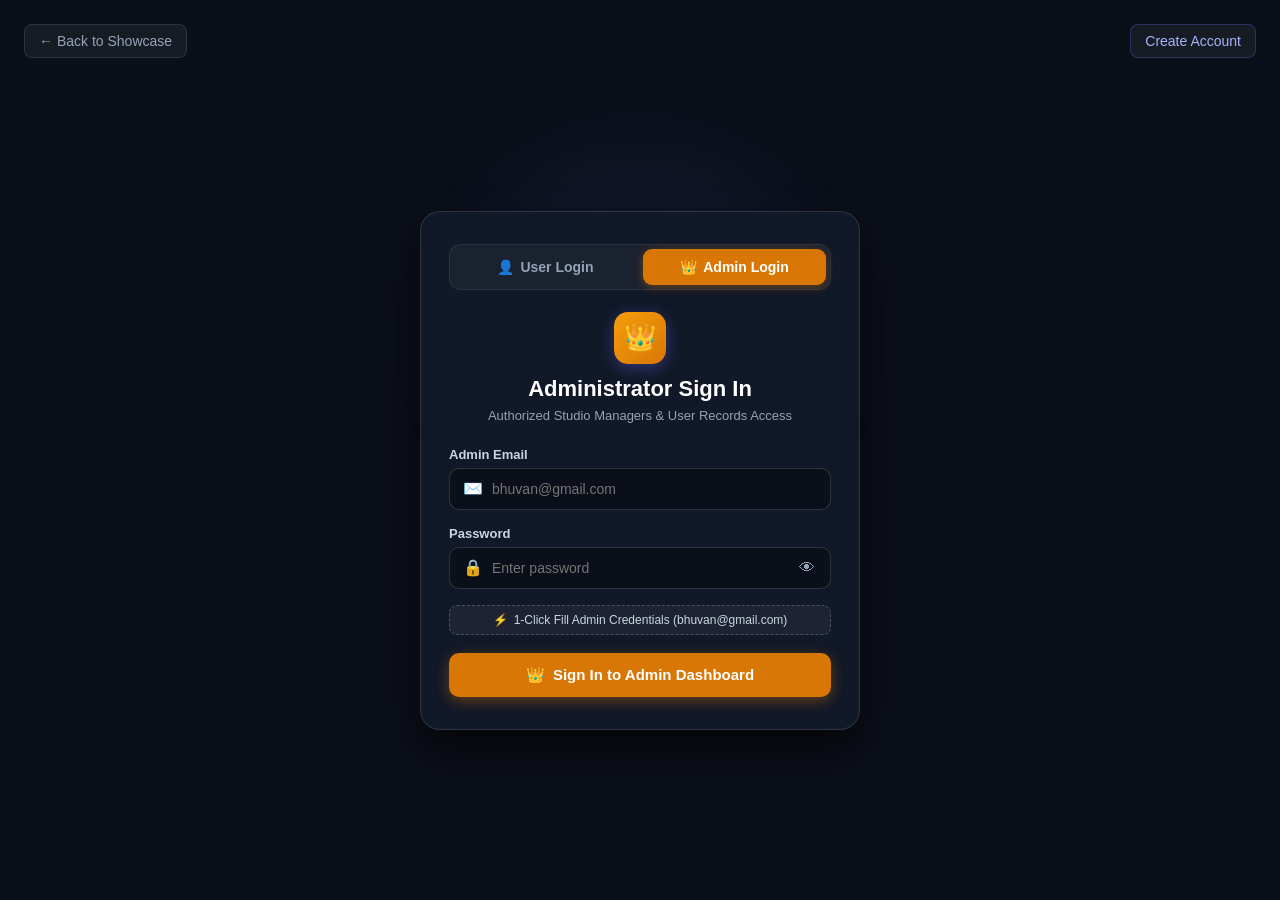
<file: admin.html>
<!DOCTYPE html>
<html lang="en">
<head>
  <meta charset="UTF-8">
  <meta name="viewport" content="width=device-width, initial-scale=1.0">
  <title>Admin Dashboard | AI Interior Studio</title>
  <style>
    * {
      box-sizing: border-box;
      margin: 0;
      padding: 0;
      font-family: -apple-system, BlinkMacSystemFont, 'Segoe UI', Roboto, Helvetica, Arial, sans-serif;
    }

    body {
      background: #0b0f19;
      color: #e2e8f0;
      min-height: 100vh;
      padding: 24px 20px 60px;
    }

    .container {
      max-width: 1200px;
      margin: 0 auto;
    }

    /* Top Navbar */
    .admin-navbar {
      display: flex;
      justify-content: space-between;
      align-items: center;
      padding: 16px 20px;
      background: #111827;
      border: 1px solid rgba(255, 255, 255, 0.1);
      border-radius: 14px;
      margin-bottom: 24px;
    }

    .admin-brand {
      display: flex;
      align-items: center;
      gap: 12px;
    }

    .brand-badge {
      width: 42px;
      height: 42px;
      border-radius: 10px;
      background: linear-gradient(135deg, #f59e0b, #d97706);
      display: flex;
      align-items: center;
      justify-content: center;
      font-size: 22px;
      box-shadow: 0 4px 12px rgba(245, 158, 11, 0.35);
    }

    .brand-title {
      font-size: 18px;
      font-weight: 700;
      color: #fff;
    }

    .brand-sub {
      font-size: 12px;
      color: #94a3b8;
    }

    .nav-actions {
      display: flex;
      gap: 10px;
    }

    .btn {
      padding: 8px 16px;
      border-radius: 8px;
      font-size: 13px;
      font-weight: 600;
      text-decoration: none;
      display: inline-flex;
      align-items: center;
      gap: 6px;
      cursor: pointer;
      border: 1px solid transparent;
      transition: all 0.2s;
    }

    .btn-secondary {
      background: rgba(255, 255, 255, 0.05);
      border-color: rgba(255, 255, 255, 0.12);
      color: #cbd5e1;
    }
    .btn-secondary:hover {
      background: rgba(255, 255, 255, 0.1);
      color: #fff;
    }

    .btn-primary {
      background: #6366f1;
      color: #fff;
      box-shadow: 0 2px 10px rgba(99, 102, 241, 0.3);
    }
    .btn-primary:hover {
      background: #4f46e5;
    }

    .btn-danger {
      background: rgba(239, 68, 68, 0.1);
      border-color: rgba(239, 68, 68, 0.3);
      color: #fca5a5;
    }
    .btn-danger:hover {
      background: rgba(239, 68, 68, 0.2);
      color: #fff;
    }

    /* Stats Grid */
    .stats-grid {
      display: grid;
      grid-template-columns: repeat(auto-fit, minmax(240px, 1fr));
      gap: 16px;
      margin-bottom: 24px;
    }

    .stat-card {
      background: #111827;
      border: 1px solid rgba(255, 255, 255, 0.08);
      border-radius: 14px;
      padding: 20px;
    }

    .stat-header {
      display: flex;
      justify-content: space-between;
      color: #94a3b8;
      font-size: 12px;
      text-transform: uppercase;
      font-weight: 600;
      letter-spacing: 0.5px;
      margin-bottom: 8px;
    }

    .stat-value {
      font-size: 28px;
      font-weight: 700;
      color: #fff;
      margin-bottom: 4px;
    }

    .stat-sub {
      font-size: 12px;
      color: #64748b;
    }

    /* Controls Bar */
    .controls-bar {
      display: flex;
      justify-content: space-between;
      align-items: center;
      flex-wrap: wrap;
      gap: 12px;
      background: #111827;
      padding: 14px 18px;
      border-radius: 12px;
      border: 1px solid rgba(255, 255, 255, 0.08);
      margin-bottom: 18px;
    }

    .search-input {
      background: #0b0f19;
      border: 1px solid rgba(255, 255, 255, 0.15);
      border-radius: 8px;
      padding: 8px 14px;
      color: #fff;
      font-size: 13px;
      outline: none;
      width: 280px;
    }
    .search-input:focus {
      border-color: #6366f1;
    }

    .filter-group {
      display: flex;
      gap: 6px;
    }

    .filter-btn {
      background: transparent;
      border: 1px solid rgba(255, 255, 255, 0.1);
      color: #94a3b8;
      padding: 6px 12px;
      border-radius: 6px;
      font-size: 12px;
      cursor: pointer;
      font-weight: 600;
    }
    .filter-btn.active {
      background: rgba(99, 102, 241, 0.2);
      border-color: #6366f1;
      color: #fff;
    }

    /* Table Card */
    .table-card {
      background: #111827;
      border: 1px solid rgba(255, 255, 255, 0.08);
      border-radius: 14px;
      overflow: hidden;
    }

    .table-wrap {
      width: 100%;
      overflow-x: auto;
    }

    table {
      width: 100%;
      border-collapse: collapse;
      text-align: left;
      font-size: 13px;
    }

    th {
      background: rgba(255, 255, 255, 0.03);
      padding: 14px 16px;
      font-weight: 600;
      color: #94a3b8;
      text-transform: uppercase;
      font-size: 11px;
      letter-spacing: 0.5px;
      border-bottom: 1px solid rgba(255, 255, 255, 0.08);
    }

    td {
      padding: 14px 16px;
      border-bottom: 1px solid rgba(255, 255, 255, 0.04);
      color: #cbd5e1;
    }

    tr:hover td {
      background: rgba(255, 255, 255, 0.02);
    }

    .user-pill {
      display: flex;
      align-items: center;
      gap: 10px;
    }

    .avatar {
      width: 34px;
      height: 34px;
      border-radius: 8px;
      background: linear-gradient(135deg, #6366f1, #8b5cf6);
      display: flex;
      align-items: center;
      justify-content: center;
      font-weight: 700;
      color: #fff;
    }
    .avatar.admin-avatar {
      background: linear-gradient(135deg, #f59e0b, #d97706);
    }

    .badge-role {
      display: inline-block;
      padding: 3px 8px;
      border-radius: 6px;
      font-size: 11px;
      font-weight: 600;
    }
    .badge-admin {
      background: rgba(245, 158, 11, 0.15);
      border: 1px solid rgba(245, 158, 11, 0.35);
      color: #fbbf24;
    }
    .badge-user {
      background: rgba(99, 102, 241, 0.15);
      border: 1px solid rgba(99, 102, 241, 0.35);
      color: #a5b4fc;
    }

    .date-text {
      color: #38bdf8;
      font-weight: 600;
    }

    /* Modal for Add User */
    .modal-overlay {
      position: fixed;
      inset: 0;
      background: rgba(0, 0, 0, 0.7);
      backdrop-filter: blur(4px);
      z-index: 100;
      display: none;
      align-items: center;
      justify-content: center;
      padding: 20px;
    }
    .modal-overlay.open {
      display: flex;
    }
    .modal-box {
      background: #111827;
      border: 1px solid rgba(255, 255, 255, 0.12);
      border-radius: 16px;
      width: 100%;
      max-width: 440px;
      padding: 24px;
    }
    .modal-title {
      font-size: 18px;
      font-weight: 700;
      color: #fff;
      margin-bottom: 6px;
    }
    .modal-sub {
      font-size: 12px;
      color: #94a3b8;
      margin-bottom: 18px;
    }
  </style>
</head>
<body>

  <!-- Security Check -->
  <script>
    (function() {
      try {
        var raw = localStorage.getItem('ai_interior_user');
        if (!raw) {
          window.location.replace('login.html?role=admin&redirect=admin.html');
          return;
        }
        var user = JSON.parse(raw);
        if (!user || user.role !== 'admin' || user.email.toLowerCase() !== 'bhuvan@gmail.com') {
          window.location.replace('login.html?role=admin&redirect=admin.html');
        }
      } catch (e) {
        window.location.replace('login.html?role=admin&redirect=admin.html');
      }
    })();
  </script>

  <div class="container">

    <!-- Top Navbar -->
    <header class="admin-navbar">
      <div class="admin-brand">
        <div class="brand-badge">👑</div>
        <div>
          <div class="brand-title">Admin Dashboard</div>
          <div class="brand-sub">AI Interior Studio & User Registrations</div>
        </div>
      </div>

      <div class="nav-actions">
        <a href="index.html" class="btn btn-secondary">
          <span>🌐</span> Home
        </a>
        <a href="studio.html" class="btn btn-primary">
          <span>🚀</span> Open 3D Studio
        </a>
        <button id="btn-signout" class="btn btn-danger">
          <span>🚪</span> Sign Out
        </button>
      </div>
    </header>

    <!-- Stats Row -->
    <section class="stats-grid">
      <div class="stat-card">
        <div class="stat-header">
          <span>Total Registered Users</span>
          <span>👥</span>
        </div>
        <div class="stat-value" id="stat-total">0</div>
        <div class="stat-sub">Accounts stored in local database</div>
      </div>

      <div class="stat-card">
        <div class="stat-header">
          <span>Administrator</span>
          <span>🛡️</span>
        </div>
        <div class="stat-value" style="font-size: 20px; color: #fbbf24;">bhuvan@gmail.com</div>
        <div class="stat-sub">Active master administrator</div>
      </div>

      <div class="stat-card">
        <div class="stat-header">
          <span>Latest User Registration</span>
          <span>🕒</span>
        </div>
        <div class="stat-value" id="stat-latest-time" style="font-size: 18px; color: #38bdf8;">--</div>
        <div class="stat-sub" id="stat-latest-name">Awaiting records</div>
      </div>
    </section>

    <!-- Controls Bar -->
    <div class="controls-bar">
      <input 
        type="text" 
        id="search-input" 
        class="search-input" 
        placeholder="🔍 Search users by name or email..."
      >

      <div class="filter-group">
        <button class="filter-btn active" data-filter="all">All</button>
        <button class="filter-btn" data-filter="user">Users</button>
        <button class="filter-btn" data-filter="admin">Admins</button>
      </div>

      <div style="display: flex; gap: 8px;">
        <button id="btn-export-csv" class="btn btn-secondary">
          <span>📥</span> Export CSV
        </button>
        <button id="btn-open-modal" class="btn btn-primary" style="background: #10b981;">
          <span>➕</span> Add User
        </button>
      </div>
    </div>

    <!-- Users Table -->
    <div class="table-card">
      <div class="table-wrap">
        <table>
          <thead>
            <tr>
              <th>User</th>
              <th>Role</th>
              <th>Registration Date & Time</th>
              <th>Last Sign In</th>
              <th>Logins</th>
              <th>Status</th>
              <th style="text-align: right;">Action</th>
            </tr>
          </thead>
          <tbody id="table-body">
            <!-- Rendered by JS -->
          </tbody>
        </table>
      </div>
      <div id="empty-state" style="display: none; padding: 40px; text-align: center; color: #64748b;">
        No users match your query.
      </div>
    </div>

  </div>

  <!-- Add User Modal -->
  <div class="modal-overlay" id="add-modal">
    <div class="modal-box">
      <div class="modal-title">Add New User</div>
      <div class="modal-sub">Create user account with registration date tracking.</div>

      <form id="add-user-form">
        <div style="margin-bottom: 14px;">
          <label style="display: block; font-size: 12px; color: #cbd5e1; margin-bottom: 4px;">Name</label>
          <input type="text" id="modal-name" required style="width: 100%; padding: 10px; background: #0b0f19; border: 1px solid rgba(255,255,255,0.15); border-radius: 8px; color: #fff;">
        </div>
        <div style="margin-bottom: 14px;">
          <label style="display: block; font-size: 12px; color: #cbd5e1; margin-bottom: 4px;">Email</label>
          <input type="email" id="modal-email" required style="width: 100%; padding: 10px; background: #0b0f19; border: 1px solid rgba(255,255,255,0.15); border-radius: 8px; color: #fff;">
        </div>
        <div style="margin-bottom: 18px;">
          <label style="display: block; font-size: 12px; color: #cbd5e1; margin-bottom: 4px;">Password</label>
          <input type="password" id="modal-password" required value="password123" style="width: 100%; padding: 10px; background: #0b0f19; border: 1px solid rgba(255,255,255,0.15); border-radius: 8px; color: #fff;">
        </div>
        <div style="display: flex; gap: 8px; justify-content: flex-end;">
          <button type="button" id="btn-close-modal" class="btn btn-secondary">Cancel</button>
          <button type="submit" class="btn btn-primary">Save User</button>
        </div>
      </form>
    </div>
  </div>

  <!-- UserDB Service -->
  <script src="js/user-db.js"></script>

  <script>
    var currentFilter = 'all';
    var searchQuery = '';

    function renderTable() {
      var users = UserDB.getUsers();

      // Stats
      document.getElementById('stat-total').textContent = users.length;
      if (users.length > 0) {
        var latest = users[0];
        document.getElementById('stat-latest-time').textContent = UserDB.formatDate(latest.registeredAt);
        document.getElementById('stat-latest-name').textContent = latest.name + ' (' + latest.email + ')';
      }

      // Filter
      var filtered = users.filter(function(u) {
        var matchesFilter = (currentFilter === 'all') || (u.role === currentFilter);
        var matchesSearch = !searchQuery || 
          (u.name && u.name.toLowerCase().indexOf(searchQuery) !== -1) || 
          (u.email && u.email.toLowerCase().indexOf(searchQuery) !== -1);
        return matchesFilter && matchesSearch;
      });

      var tbody = document.getElementById('table-body');
      var empty = document.getElementById('empty-state');

      if (filtered.length === 0) {
        tbody.innerHTML = '';
        empty.style.display = 'block';
        return;
      }

      empty.style.display = 'none';
      tbody.innerHTML = filtered.map(function(u) {
        var isAdmin = u.role === 'admin' || (u.email && u.email.toLowerCase() === 'bhuvan@gmail.com');
        var regDate = UserDB.formatDate(u.registeredAt);
        var lastLogin = UserDB.formatDate(u.lastLoginAt);

        return '<tr>' +
          '<td>' +
            '<div class="user-pill">' +
              '<div class="avatar ' + (isAdmin ? 'admin-avatar' : '') + '">' + (u.name ? u.name.charAt(0).toUpperCase() : 'U') + '</div>' +
              '<div>' +
                '<div style="font-weight: 600; color: #fff;">' + escapeHtml(u.name) + '</div>' +
                '<div style="font-size: 11px; color: #64748b;">' + escapeHtml(u.email) + '</div>' +
              '</div>' +
            '</div>' +
          '</td>' +
          '<td>' +
            '<span class="badge-role ' + (isAdmin ? 'badge-admin' : 'badge-user') + '">' +
              (isAdmin ? '👑 Admin' : '👤 User') +
            '</span>' +
          '</td>' +
          '<td><span class="date-text">📅 ' + regDate + '</span></td>' +
          '<td>🕒 ' + lastLogin + '</td>' +
          '<td><span style="font-weight: 600;">' + (u.loginCount || 1) + '</span></td>' +
          '<td><span style="color: #34d399; font-weight: 600;">● Active</span></td>' +
          '<td style="text-align: right;">' +
            (isAdmin ? '<span style="font-size: 11px; color: #64748b;">Protected</span>' : 
              '<button class="btn btn-danger" style="padding: 4px 10px; font-size: 11px;" onclick="handleDelete(\'' + u.id + '\', \'' + escapeHtml(u.name) + '\')">Delete</button>') +
          '</td>' +
        '</tr>';
      }).join('');
    }

    function escapeHtml(str) {
      if (!str) return '';
      return String(str).replace(/&/g, '&amp;').replace(/</g, '&lt;').replace(/>/g, '&gt;').replace(/"/g, '&quot;');
    }

    window.handleDelete = function(id, name) {
      if (confirm('Are you sure you want to delete user "' + name + '"?')) {
        UserDB.deleteUser(id);
        renderTable();
      }
    };

    // Filter Buttons
    document.querySelectorAll('.filter-btn').forEach(function(btn) {
      btn.addEventListener('click', function() {
        document.querySelectorAll('.filter-btn').forEach(function(b) { b.classList.remove('active'); });
        this.classList.add('active');
        currentFilter = this.dataset.filter;
        renderTable();
      });
    });

    // Search
    document.getElementById('search-input').addEventListener('input', function(e) {
      searchQuery = e.target.value.toLowerCase().trim();
      renderTable();
    });

    // Export CSV
    document.getElementById('btn-export-csv').addEventListener('click', function() {
      var users = UserDB.getUsers();
      var rows = users.map(function(u) {
        return '"' + u.name + '","' + u.email + '","' + u.role + '","' + UserDB.formatDate(u.registeredAt) + '","' + UserDB.formatDate(u.lastLoginAt) + '",' + (u.loginCount || 1);
      });
      var csv = 'Name,Email,Role,RegisteredAt,LastLoginAt,LoginCount\n' + rows.join('\n');
      var blob = new Blob([csv], { type: 'text/csv' });
      var a = document.createElement('a');
      a.href = URL.createObjectURL(blob);
      a.download = 'interior_users_' + new Date().toISOString().slice(0, 10) + '.csv';
      a.click();
    });

    // Add User Modal
    var modal = document.getElementById('add-modal');
    document.getElementById('btn-open-modal').addEventListener('click', function() { modal.classList.add('open'); });
    document.getElementById('btn-close-modal').addEventListener('click', function() { modal.classList.remove('open'); });

    document.getElementById('add-user-form').addEventListener('submit', function(e) {
      e.preventDefault();
      var name = document.getElementById('modal-name').value.trim();
      var email = document.getElementById('modal-email').value.trim();
      var password = document.getElementById('modal-password').value.trim();

      var res = UserDB.register(name, email, password, 'user');
      if (res.success) {
        modal.classList.remove('open');
        this.reset();
        renderTable();
      } else {
        alert(res.error || 'Failed to add user');
      }
    });

    // Sign Out
    document.getElementById('btn-signout').addEventListener('click', function() {
      UserDB.signOut();
      window.location.href = 'login.html';
    });

    // Initial render
    window.addEventListener('DOMContentLoaded', renderTable);
  </script>

</body>
</html>
</file>
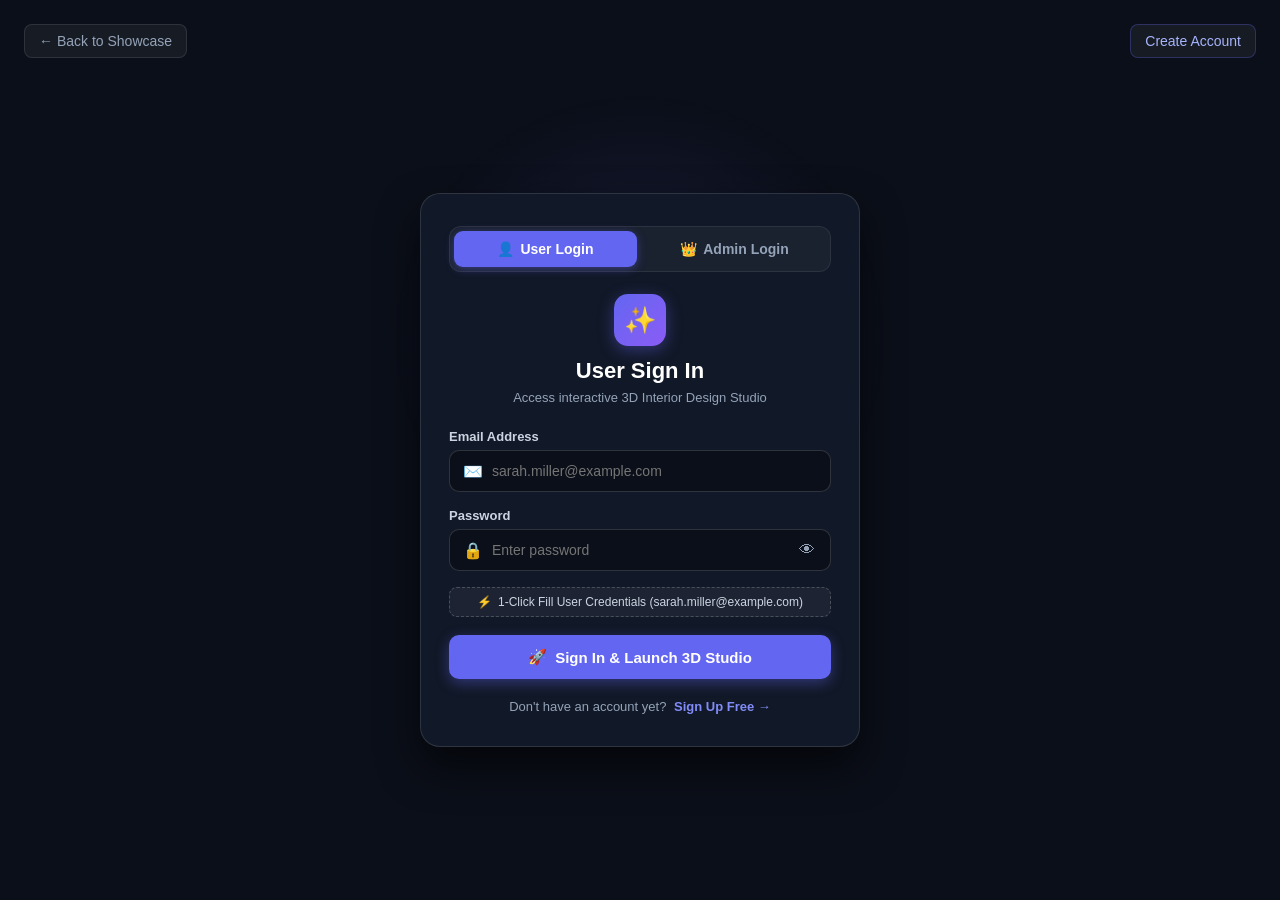
<file: login.html>
<!DOCTYPE html>
<html lang="en">
<head>
  <meta charset="UTF-8">
  <meta name="viewport" content="width=device-width, initial-scale=1.0">
  <title>Login | AI Interior Studio</title>
  <style>
    * {
      box-sizing: border-box;
      margin: 0;
      padding: 0;
      font-family: -apple-system, BlinkMacSystemFont, 'Segoe UI', Roboto, Helvetica, Arial, sans-serif;
    }

    body {
      background: #0b0f19;
      color: #e2e8f0;
      min-height: 100vh;
      display: flex;
      flex-direction: column;
      align-items: center;
      justify-content: center;
      padding: 20px;
    }

    /* Ambient background gradient glow */
    .bg-glow {
      position: fixed;
      width: 500px;
      height: 500px;
      border-radius: 50%;
      background: radial-gradient(circle, rgba(99, 102, 241, 0.15) 0%, transparent 70%);
      top: 10%;
      left: 50%;
      transform: translateX(-50%);
      pointer-events: none;
      z-index: 0;
    }

    /* Navigation Back */
    .top-nav {
      position: absolute;
      top: 24px;
      left: 24px;
      right: 24px;
      display: flex;
      justify-content: space-between;
      align-items: center;
      z-index: 10;
    }

    .nav-link {
      color: #94a3b8;
      text-decoration: none;
      font-size: 14px;
      padding: 8px 14px;
      border-radius: 8px;
      background: rgba(255, 255, 255, 0.05);
      border: 1px solid rgba(255, 255, 255, 0.1);
      transition: all 0.2s;
    }

    .nav-link:hover {
      color: #fff;
      background: rgba(255, 255, 255, 0.1);
    }

    /* Login Box Card */
    .login-card {
      position: relative;
      z-index: 1;
      width: 100%;
      max-width: 440px;
      background: #111827;
      border: 1px solid rgba(255, 255, 255, 0.12);
      border-radius: 20px;
      padding: 32px 28px;
      box-shadow: 0 20px 40px rgba(0, 0, 0, 0.6);
      margin-top: 40px;
    }

    /* Brand Header */
    .brand-header {
      text-align: center;
      margin-bottom: 24px;
    }

    .brand-icon {
      width: 52px;
      height: 52px;
      border-radius: 14px;
      background: linear-gradient(135deg, #6366f1, #8b5cf6);
      display: inline-flex;
      align-items: center;
      justify-content: center;
      font-size: 26px;
      margin-bottom: 12px;
      box-shadow: 0 4px 16px rgba(99, 102, 241, 0.4);
    }

    .brand-title {
      font-size: 22px;
      font-weight: 700;
      color: #fff;
      margin-bottom: 6px;
    }

    .brand-subtitle {
      font-size: 13px;
      color: #94a3b8;
    }

    /* Role Tabs: User vs Admin */
    .role-tabs {
      display: grid;
      grid-template-columns: 1fr 1fr;
      gap: 6px;
      background: rgba(255, 255, 255, 0.04);
      padding: 4px;
      border-radius: 12px;
      border: 1px solid rgba(255, 255, 255, 0.08);
      margin-bottom: 22px;
    }

    .tab-btn {
      padding: 10px 14px;
      border: none;
      background: transparent;
      color: #94a3b8;
      font-size: 14px;
      font-weight: 600;
      border-radius: 9px;
      cursor: pointer;
      display: flex;
      align-items: center;
      justify-content: center;
      gap: 6px;
      transition: all 0.2s;
    }

    .tab-btn.active.user-active {
      background: #6366f1;
      color: #fff;
      box-shadow: 0 2px 10px rgba(99, 102, 241, 0.4);
    }

    .tab-btn.active.admin-active {
      background: #d97706;
      color: #fff;
      box-shadow: 0 2px 10px rgba(217, 119, 6, 0.4);
    }

    /* Status Message Box */
    .status-msg {
      padding: 11px 14px;
      border-radius: 10px;
      font-size: 13px;
      font-weight: 500;
      text-align: center;
      margin-bottom: 18px;
      display: none;
      line-height: 1.4;
    }

    .status-msg.error {
      display: block;
      background: rgba(239, 68, 68, 0.15);
      border: 1px solid rgba(239, 68, 68, 0.4);
      color: #fca5a5;
    }

    .status-msg.success {
      display: block;
      background: rgba(16, 185, 129, 0.15);
      border: 1px solid rgba(16, 185, 129, 0.4);
      color: #6ee7b7;
    }

    /* Form Fields */
    .form-group {
      margin-bottom: 16px;
    }

    .form-label {
      display: block;
      font-size: 13px;
      font-weight: 600;
      color: #cbd5e1;
      margin-bottom: 6px;
    }

    .input-wrapper {
      position: relative;
      display: flex;
      align-items: center;
    }

    .input-icon {
      position: absolute;
      left: 14px;
      font-size: 16px;
      color: #64748b;
      pointer-events: none;
    }

    .text-input {
      width: 100%;
      background: #0b0f19;
      border: 1px solid rgba(255, 255, 255, 0.15);
      border-radius: 10px;
      padding: 12px 14px 12px 42px;
      font-size: 14px;
      color: #fff;
      outline: none;
      transition: all 0.2s;
    }

    .text-input:focus {
      border-color: #6366f1;
      box-shadow: 0 0 0 3px rgba(99, 102, 241, 0.25);
    }

    .pwd-toggle {
      position: absolute;
      right: 12px;
      background: transparent;
      border: none;
      color: #94a3b8;
      cursor: pointer;
      font-size: 16px;
      padding: 4px;
    }

    /* 1-Click Credential Button */
    .quick-chip {
      background: rgba(255, 255, 255, 0.05);
      border: 1px dashed rgba(255, 255, 255, 0.2);
      border-radius: 8px;
      padding: 7px 12px;
      color: #cbd5e1;
      font-size: 12px;
      font-weight: 500;
      cursor: pointer;
      display: inline-flex;
      align-items: center;
      gap: 6px;
      margin-bottom: 18px;
      width: 100%;
      justify-content: center;
      transition: all 0.2s;
    }

    .quick-chip:hover {
      background: rgba(255, 255, 255, 0.1);
      color: #fff;
      border-color: rgba(255, 255, 255, 0.4);
    }

    /* Submit Button */
    .submit-btn {
      width: 100%;
      padding: 13px;
      border: none;
      border-radius: 10px;
      background: #6366f1;
      color: #fff;
      font-size: 15px;
      font-weight: 600;
      cursor: pointer;
      display: flex;
      align-items: center;
      justify-content: center;
      gap: 8px;
      box-shadow: 0 4px 14px rgba(99, 102, 241, 0.4);
      transition: all 0.2s;
    }

    .submit-btn:hover {
      background: #4f46e5;
      transform: translateY(-1px);
    }

    .submit-btn.admin-mode {
      background: #d97706;
      box-shadow: 0 4px 14px rgba(217, 119, 6, 0.4);
    }

    .submit-btn.admin-mode:hover {
      background: #b45309;
    }

    /* Bottom Switch Link */
    .bottom-link {
      text-align: center;
      margin-top: 20px;
      font-size: 13px;
      color: #94a3b8;
    }

    .bottom-link a {
      color: #818cf8;
      text-decoration: none;
      font-weight: 600;
      margin-left: 4px;
    }

    .bottom-link a:hover {
      text-decoration: underline;
    }
  </style>
</head>
<body>

  <div class="bg-glow"></div>

  <!-- Top Nav -->
  <header class="top-nav">
    <a href="index.html" class="nav-link">
      <span>←</span> Back to Showcase
    </a>
    <a href="signup.html" class="nav-link" style="color: #a5b4fc; border-color: rgba(99, 102, 241, 0.3);">
      Create Account
    </a>
  </header>

  <!-- Login Card -->
  <div class="login-card">

    <!-- Role Switcher -->
    <div class="role-tabs">
      <button type="button" class="tab-btn active user-active" id="tab-user">
        <span>👤</span> User Login
      </button>
      <button type="button" class="tab-btn" id="tab-admin">
        <span>👑</span> Admin Login
      </button>
    </div>

    <!-- Brand Header -->
    <div class="brand-header">
      <div class="brand-icon" id="portal-icon">✨</div>
      <h1 class="brand-title" id="portal-title">User Sign In</h1>
      <p class="brand-subtitle" id="portal-subtitle">Access interactive 3D Interior Design Studio</p>
    </div>

    <!-- In-Card Status Message -->
    <div class="status-msg" id="status-box"></div>

    <!-- Login Form -->
    <form id="login-form">

      <!-- Email Field -->
      <div class="form-group">
        <label class="form-label" for="login-email" id="label-email">Email Address</label>
        <div class="input-wrapper">
          <span class="input-icon">✉️</span>
          <input 
            type="email" 
            id="login-email" 
            class="text-input" 
            placeholder="sarah.miller@example.com" 
            required 
            autocomplete="email"
          >
        </div>
      </div>

      <!-- Password Field -->
      <div class="form-group">
        <label class="form-label" for="login-password">Password</label>
        <div class="input-wrapper">
          <span class="input-icon">🔒</span>
          <input 
            type="password" 
            id="login-password" 
            class="text-input" 
            placeholder="Enter password" 
            required 
            autocomplete="current-password"
          >
          <button type="button" class="pwd-toggle" id="btn-toggle-pwd" title="Show/Hide">👁</button>
        </div>
      </div>

      <!-- 1-Click Credential Fill Button -->
      <button type="button" class="quick-chip" id="btn-quick-fill">
        <span>⚡</span> <span id="quick-fill-label">1-Click Fill User Credentials</span>
      </button>

      <!-- Submit Button -->
      <button type="submit" class="submit-btn" id="btn-submit">
        <span id="btn-icon">🚀</span> <span id="btn-label">Sign In & Launch 3D Studio</span>
      </button>

    </form>

    <!-- Switch to Sign Up -->
    <div class="bottom-link" id="signup-row">
      Don't have an account yet? 
      <a href="signup.html">Sign Up Free →</a>
    </div>

  </div>

  <!-- UserDB Service -->
  <script src="js/user-db.js"></script>

  <script>
    var currentRole = 'user'; // 'user' | 'admin'

    function showStatus(text, isSuccess) {
      var box = document.getElementById('status-box');
      box.textContent = text;
      box.className = 'status-msg ' + (isSuccess ? 'success' : 'error');
    }

    function clearStatus() {
      var box = document.getElementById('status-box');
      box.className = 'status-msg';
      box.textContent = '';
    }

    function setRole(role) {
      currentRole = role;
      clearStatus();

      var tabUser = document.getElementById('tab-user');
      var tabAdmin = document.getElementById('tab-admin');
      var portalIcon = document.getElementById('portal-icon');
      var portalTitle = document.getElementById('portal-title');
      var portalSubtitle = document.getElementById('portal-subtitle');
      var labelEmail = document.getElementById('label-email');
      var inputEmail = document.getElementById('login-email');
      var inputPwd = document.getElementById('login-password');
      var quickFillLabel = document.getElementById('quick-fill-label');
      var btnSubmit = document.getElementById('btn-submit');
      var btnIcon = document.getElementById('btn-icon');
      var btnLabel = document.getElementById('btn-label');
      var signupRow = document.getElementById('signup-row');

      if (role === 'admin') {
        tabUser.className = 'tab-btn';
        tabAdmin.className = 'tab-btn active admin-active';
        portalIcon.textContent = '👑';
        portalIcon.style.background = 'linear-gradient(135deg, #f59e0b, #d97706)';
        portalTitle.textContent = 'Administrator Sign In';
        portalSubtitle.textContent = 'Authorized Studio Managers & User Records Access';
        labelEmail.textContent = 'Admin Email';
        inputEmail.placeholder = 'bhuvan@gmail.com';
        quickFillLabel.textContent = '1-Click Fill Admin Credentials (bhuvan@gmail.com)';
        btnSubmit.className = 'submit-btn admin-mode';
        btnIcon.textContent = '👑';
        btnLabel.textContent = 'Sign In to Admin Dashboard';
        signupRow.style.display = 'none';
      } else {
        tabAdmin.className = 'tab-btn';
        tabUser.className = 'tab-btn active user-active';
        portalIcon.textContent = '✨';
        portalIcon.style.background = 'linear-gradient(135deg, #6366f1, #8b5cf6)';
        portalTitle.textContent = 'User Sign In';
        portalSubtitle.textContent = 'Access interactive 3D Interior Design Studio';
        labelEmail.textContent = 'Email Address';
        inputEmail.placeholder = 'sarah.miller@example.com';
        quickFillLabel.textContent = '1-Click Fill User Credentials (sarah.miller@example.com)';
        btnSubmit.className = 'submit-btn';
        btnIcon.textContent = '🚀';
        btnLabel.textContent = 'Sign In & Launch 3D Studio';
        signupRow.style.display = 'block';
      }
    }

    // 1-Click Credential Fill
    document.getElementById('btn-quick-fill').addEventListener('click', function() {
      clearStatus();
      var inputEmail = document.getElementById('login-email');
      var inputPwd = document.getElementById('login-password');

      if (currentRole === 'admin') {
        inputEmail.value = 'bhuvan@gmail.com';
        inputPwd.value = 'Bhuvan@123';
        showStatus('Admin credentials filled. Click "Sign In to Admin Dashboard" below!', true);
      } else {
        inputEmail.value = 'sarah.miller@example.com';
        inputPwd.value = 'password123';
        showStatus('User credentials filled. Click "Sign In & Launch 3D Studio" below!', true);
      }
    });

    // Toggle Password Visibility
    document.getElementById('btn-toggle-pwd').addEventListener('click', function(e) {
      e.preventDefault();
      var input = document.getElementById('login-password');
      var isPwd = input.type === 'password';
      input.type = isPwd ? 'text' : 'password';
      this.textContent = isPwd ? '🙈' : '👁';
    });

    // Tab buttons
    document.getElementById('tab-user').addEventListener('click', function() { setRole('user'); });
    document.getElementById('tab-admin').addEventListener('click', function() { setRole('admin'); });

    // Handle Login Submission
    document.getElementById('login-form').addEventListener('submit', function(e) {
      e.preventDefault();
      clearStatus();

      var email = document.getElementById('login-email').value.trim();
      var password = document.getElementById('login-password').value.trim();

      if (!email || !password) {
        showStatus('Please enter both email and password.', false);
        return;
      }

      var res = UserDB.authenticate(email, password);

      if (res.success) {
        var user = res.user;
        var isAdmin = user.role === 'admin' || user.email.toLowerCase() === 'bhuvan@gmail.com';

        if (isAdmin) {
          showStatus('✨ Welcome Administrator Bhuvan! Opening Admin Dashboard...', true);
          setTimeout(function() {
            window.location.href = 'admin.html';
          }, 400);
        } else {
          showStatus('✨ Welcome ' + user.name + '! Launching 3D Interior Studio...', true);
          setTimeout(function() {
            window.location.href = 'studio.html';
          }, 400);
        }
      } else {
        showStatus('⚠️ ' + (res.error || 'Authentication failed. Please verify credentials.'), false);
      }
    });

    // Check query params on load
    window.addEventListener('DOMContentLoaded', function() {
      var params = new URLSearchParams(window.location.search);
      var role = params.get('role');
      if (role === 'admin' || params.get('redirect') === 'admin.html') {
        setRole('admin');
      } else {
        setRole('user');
      }
    });
  </script>

</body>
</html>
</file>
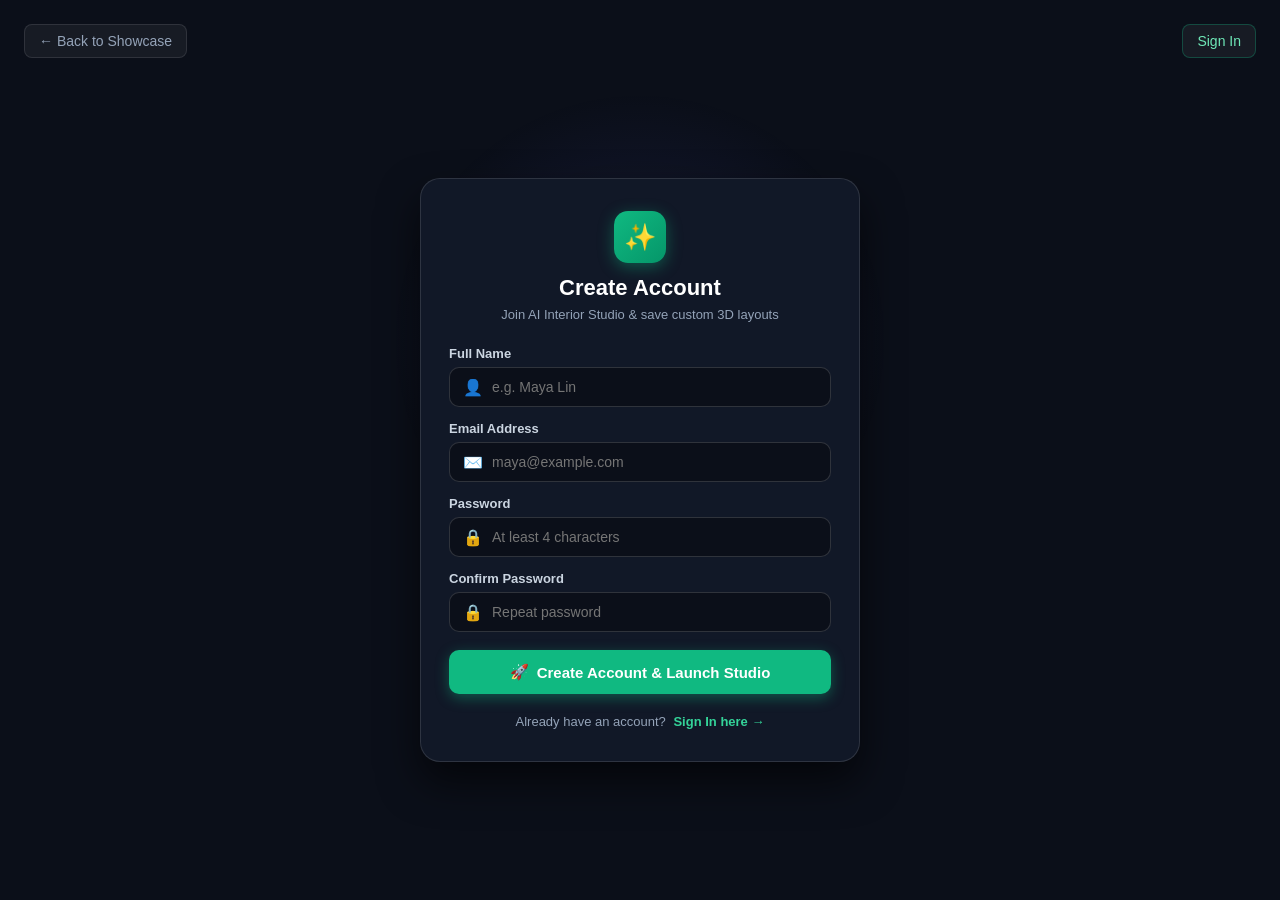
<file: signup.html>
<!DOCTYPE html>
<html lang="en">
<head>
  <meta charset="UTF-8">
  <meta name="viewport" content="width=device-width, initial-scale=1.0">
  <title>Create Account | AI Interior Studio</title>
  <style>
    * {
      box-sizing: border-box;
      margin: 0;
      padding: 0;
      font-family: -apple-system, BlinkMacSystemFont, 'Segoe UI', Roboto, Helvetica, Arial, sans-serif;
    }

    body {
      background: #0b0f19;
      color: #e2e8f0;
      min-height: 100vh;
      display: flex;
      flex-direction: column;
      align-items: center;
      justify-content: center;
      padding: 20px;
    }

    .bg-glow {
      position: fixed;
      width: 500px;
      height: 500px;
      border-radius: 50%;
      background: radial-gradient(circle, rgba(99, 102, 241, 0.15) 0%, transparent 70%);
      top: 10%;
      left: 50%;
      transform: translateX(-50%);
      pointer-events: none;
      z-index: 0;
    }

    .top-nav {
      position: absolute;
      top: 24px;
      left: 24px;
      right: 24px;
      display: flex;
      justify-content: space-between;
      align-items: center;
      z-index: 10;
    }

    .nav-link {
      color: #94a3b8;
      text-decoration: none;
      font-size: 14px;
      padding: 8px 14px;
      border-radius: 8px;
      background: rgba(255, 255, 255, 0.05);
      border: 1px solid rgba(255, 255, 255, 0.1);
      transition: all 0.2s;
    }
    .nav-link:hover {
      color: #fff;
      background: rgba(255, 255, 255, 0.1);
    }

    .card {
      position: relative;
      z-index: 1;
      width: 100%;
      max-width: 440px;
      background: #111827;
      border: 1px solid rgba(255, 255, 255, 0.12);
      border-radius: 20px;
      padding: 32px 28px;
      box-shadow: 0 20px 40px rgba(0, 0, 0, 0.6);
      margin-top: 40px;
    }

    .brand-header {
      text-align: center;
      margin-bottom: 24px;
    }

    .brand-icon {
      width: 52px;
      height: 52px;
      border-radius: 14px;
      background: linear-gradient(135deg, #10b981, #059669);
      display: inline-flex;
      align-items: center;
      justify-content: center;
      font-size: 26px;
      margin-bottom: 12px;
      box-shadow: 0 4px 16px rgba(16, 185, 129, 0.4);
    }

    .brand-title {
      font-size: 22px;
      font-weight: 700;
      color: #fff;
      margin-bottom: 6px;
    }

    .brand-subtitle {
      font-size: 13px;
      color: #94a3b8;
    }

    .status-msg {
      padding: 11px 14px;
      border-radius: 10px;
      font-size: 13px;
      font-weight: 500;
      text-align: center;
      margin-bottom: 18px;
      display: none;
      line-height: 1.4;
    }

    .status-msg.error {
      display: block;
      background: rgba(239, 68, 68, 0.15);
      border: 1px solid rgba(239, 68, 68, 0.4);
      color: #fca5a5;
    }

    .status-msg.success {
      display: block;
      background: rgba(16, 185, 129, 0.15);
      border: 1px solid rgba(16, 185, 129, 0.4);
      color: #6ee7b7;
    }

    .form-group {
      margin-bottom: 14px;
    }

    .form-label {
      display: block;
      font-size: 13px;
      font-weight: 600;
      color: #cbd5e1;
      margin-bottom: 6px;
    }

    .input-wrapper {
      position: relative;
      display: flex;
      align-items: center;
    }

    .input-icon {
      position: absolute;
      left: 14px;
      font-size: 16px;
      color: #64748b;
      pointer-events: none;
    }

    .text-input {
      width: 100%;
      background: #0b0f19;
      border: 1px solid rgba(255, 255, 255, 0.15);
      border-radius: 10px;
      padding: 11px 14px 11px 42px;
      font-size: 14px;
      color: #fff;
      outline: none;
      transition: all 0.2s;
    }

    .text-input:focus {
      border-color: #10b981;
      box-shadow: 0 0 0 3px rgba(16, 185, 129, 0.25);
    }

    .submit-btn {
      width: 100%;
      padding: 13px;
      border: none;
      border-radius: 10px;
      background: #10b981;
      color: #fff;
      font-size: 15px;
      font-weight: 600;
      cursor: pointer;
      display: flex;
      align-items: center;
      justify-content: center;
      gap: 8px;
      box-shadow: 0 4px 14px rgba(16, 185, 129, 0.4);
      margin-top: 18px;
      transition: all 0.2s;
    }

    .submit-btn:hover {
      background: #059669;
    }

    .bottom-link {
      text-align: center;
      margin-top: 20px;
      font-size: 13px;
      color: #94a3b8;
    }

    .bottom-link a {
      color: #34d399;
      text-decoration: none;
      font-weight: 600;
      margin-left: 4px;
    }

    .bottom-link a:hover {
      text-decoration: underline;
    }
  </style>
</head>
<body>

  <div class="bg-glow"></div>

  <!-- Top Nav -->
  <header class="top-nav">
    <a href="index.html" class="nav-link">
      <span>←</span> Back to Showcase
    </a>
    <a href="login.html" class="nav-link" style="color: #6ee7b7; border-color: rgba(16, 185, 129, 0.3);">
      Sign In
    </a>
  </header>

  <!-- Card -->
  <div class="card">

    <div class="brand-header">
      <div class="brand-icon">✨</div>
      <h1 class="brand-title">Create Account</h1>
      <p class="brand-subtitle">Join AI Interior Studio & save custom 3D layouts</p>
    </div>

    <div class="status-msg" id="status-box"></div>

    <form id="signup-form">

      <div class="form-group">
        <label class="form-label" for="reg-name">Full Name</label>
        <div class="input-wrapper">
          <span class="input-icon">👤</span>
          <input type="text" id="reg-name" class="text-input" placeholder="e.g. Maya Lin" required>
        </div>
      </div>

      <div class="form-group">
        <label class="form-label" for="reg-email">Email Address</label>
        <div class="input-wrapper">
          <span class="input-icon">✉️</span>
          <input type="email" id="reg-email" class="text-input" placeholder="maya@example.com" required>
        </div>
      </div>

      <div class="form-group">
        <label class="form-label" for="reg-password">Password</label>
        <div class="input-wrapper">
          <span class="input-icon">🔒</span>
          <input type="password" id="reg-password" class="text-input" placeholder="At least 4 characters" minlength="4" required>
        </div>
      </div>

      <div class="form-group">
        <label class="form-label" for="reg-confirm">Confirm Password</label>
        <div class="input-wrapper">
          <span class="input-icon">🔒</span>
          <input type="password" id="reg-confirm" class="text-input" placeholder="Repeat password" minlength="4" required>
        </div>
      </div>

      <button type="submit" class="submit-btn" id="btn-submit">
        <span>🚀</span> Create Account & Launch Studio
      </button>

    </form>

    <div class="bottom-link">
      Already have an account? 
      <a href="login.html">Sign In here →</a>
    </div>

  </div>

  <script src="js/user-db.js"></script>

  <script>
    function showStatus(text, isSuccess) {
      var box = document.getElementById('status-box');
      box.textContent = text;
      box.className = 'status-msg ' + (isSuccess ? 'success' : 'error');
    }

    document.getElementById('signup-form').addEventListener('submit', function(e) {
      e.preventDefault();

      var name = document.getElementById('reg-name').value.trim();
      var email = document.getElementById('reg-email').value.trim();
      var password = document.getElementById('reg-password').value.trim();
      var confirm = document.getElementById('reg-confirm').value.trim();

      if (password !== confirm) {
        showStatus('Passwords do not match. Please re-enter.', false);
        return;
      }

      var res = UserDB.register(name, email, password, 'user');

      if (res.success) {
        showStatus('✨ Account created! Welcome, ' + res.user.name + '. Launching Studio...', true);
        setTimeout(function() {
          window.location.href = 'studio.html';
        }, 500);
      } else {
        showStatus('⚠️ ' + (res.error || 'Failed to create account.'), false);
      }
    });
  </script>

</body>
</html>
</file>
